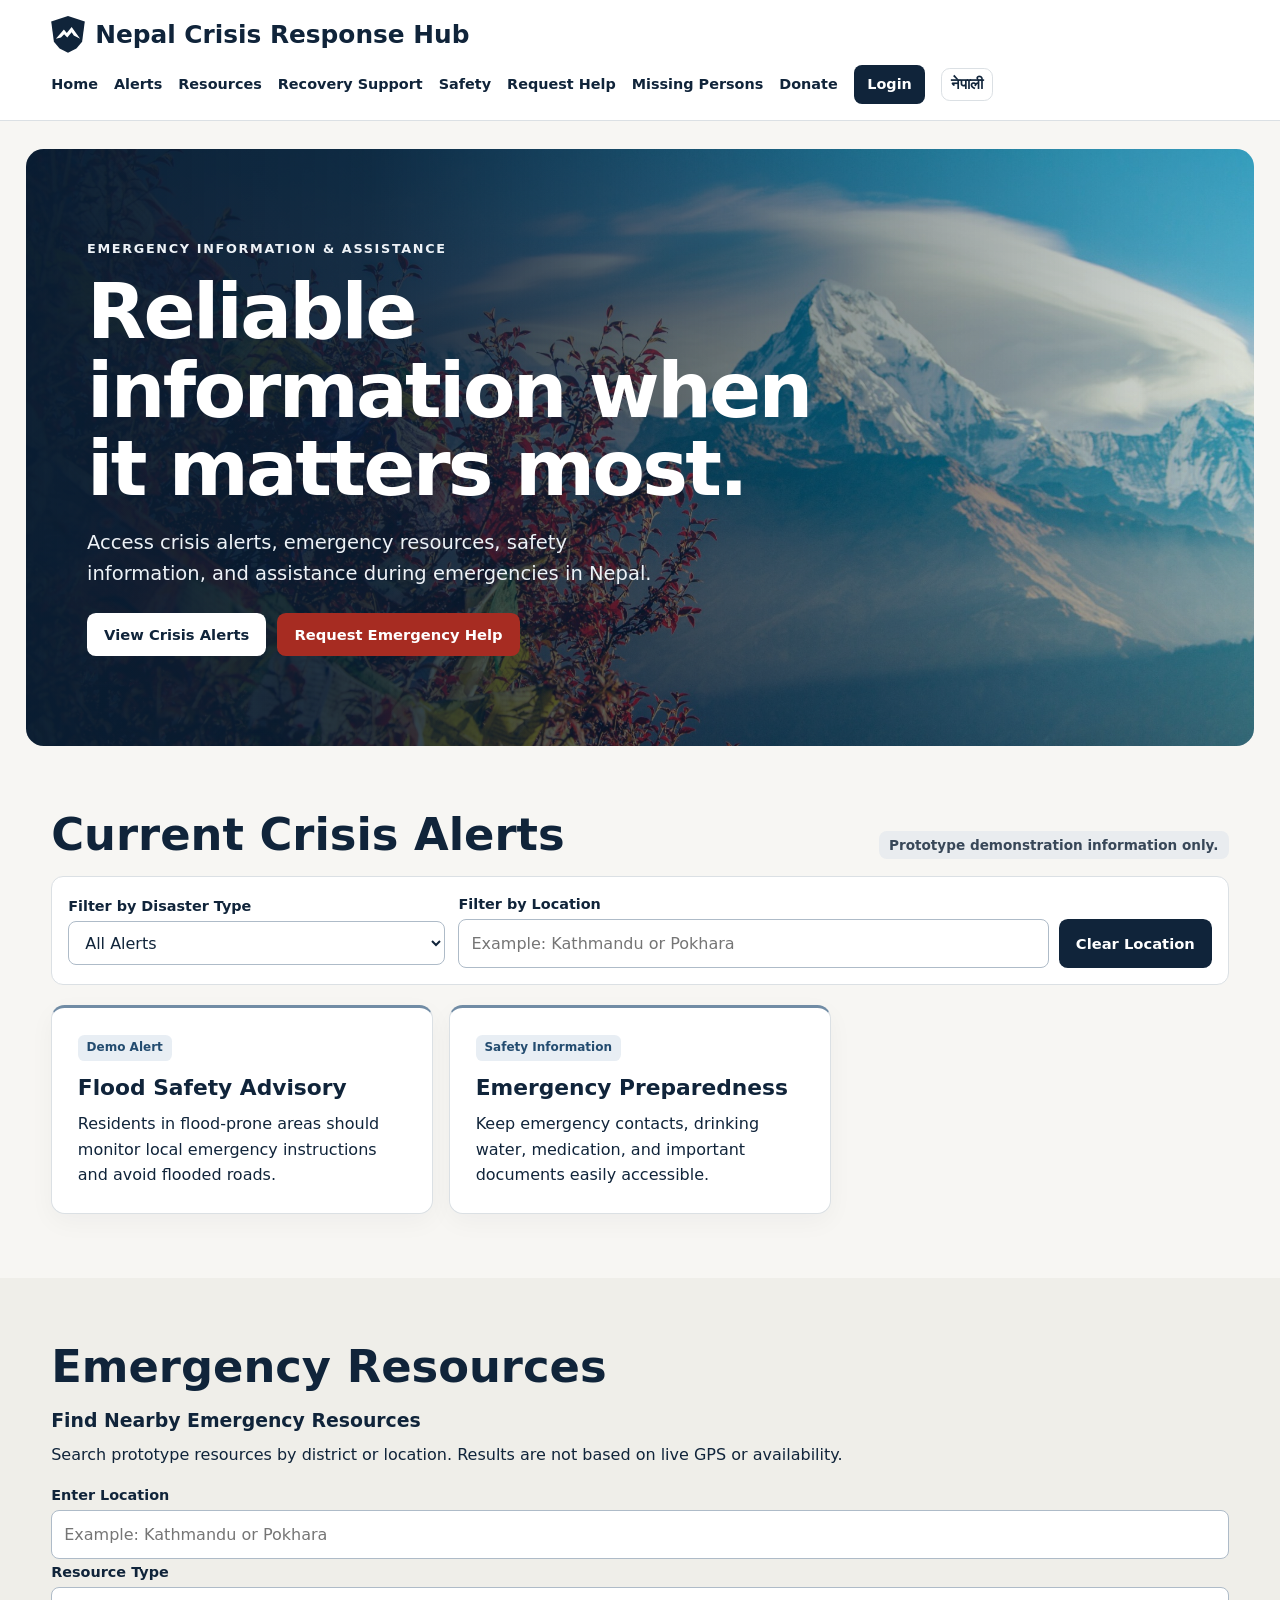
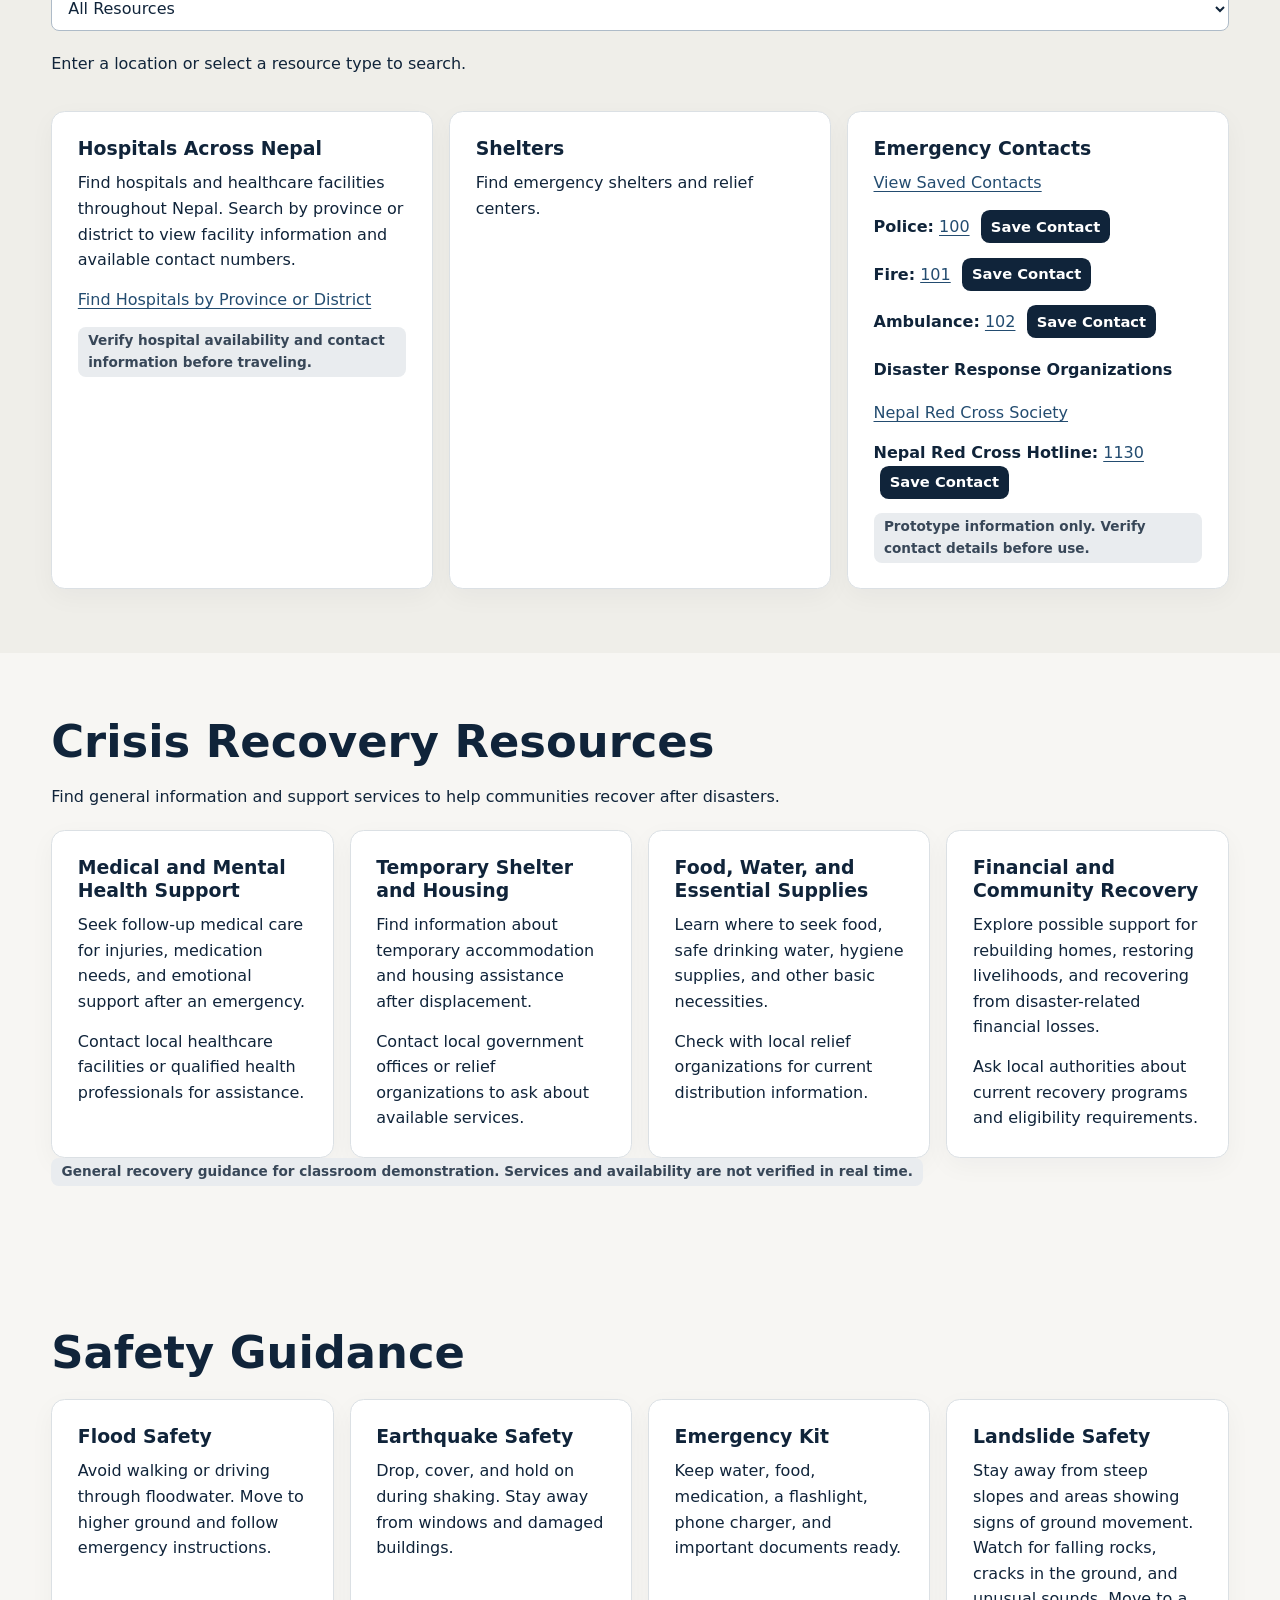
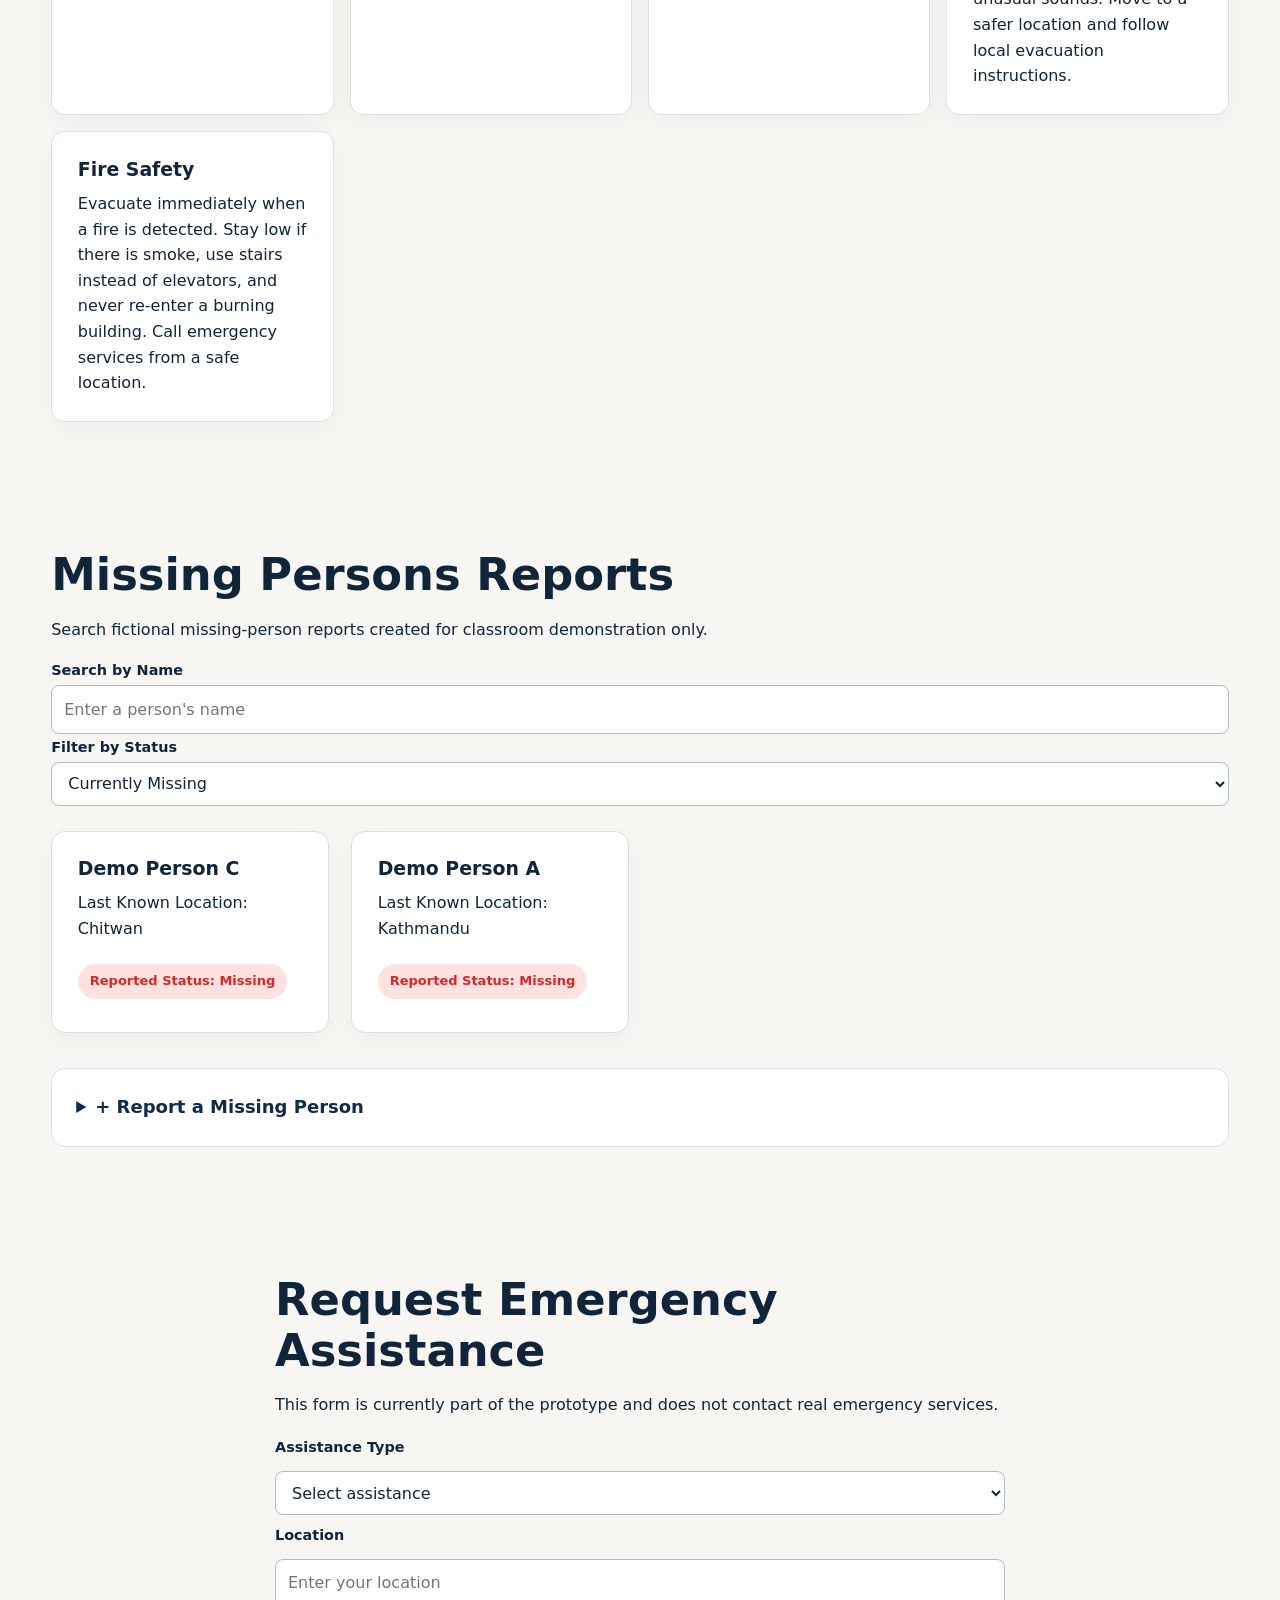
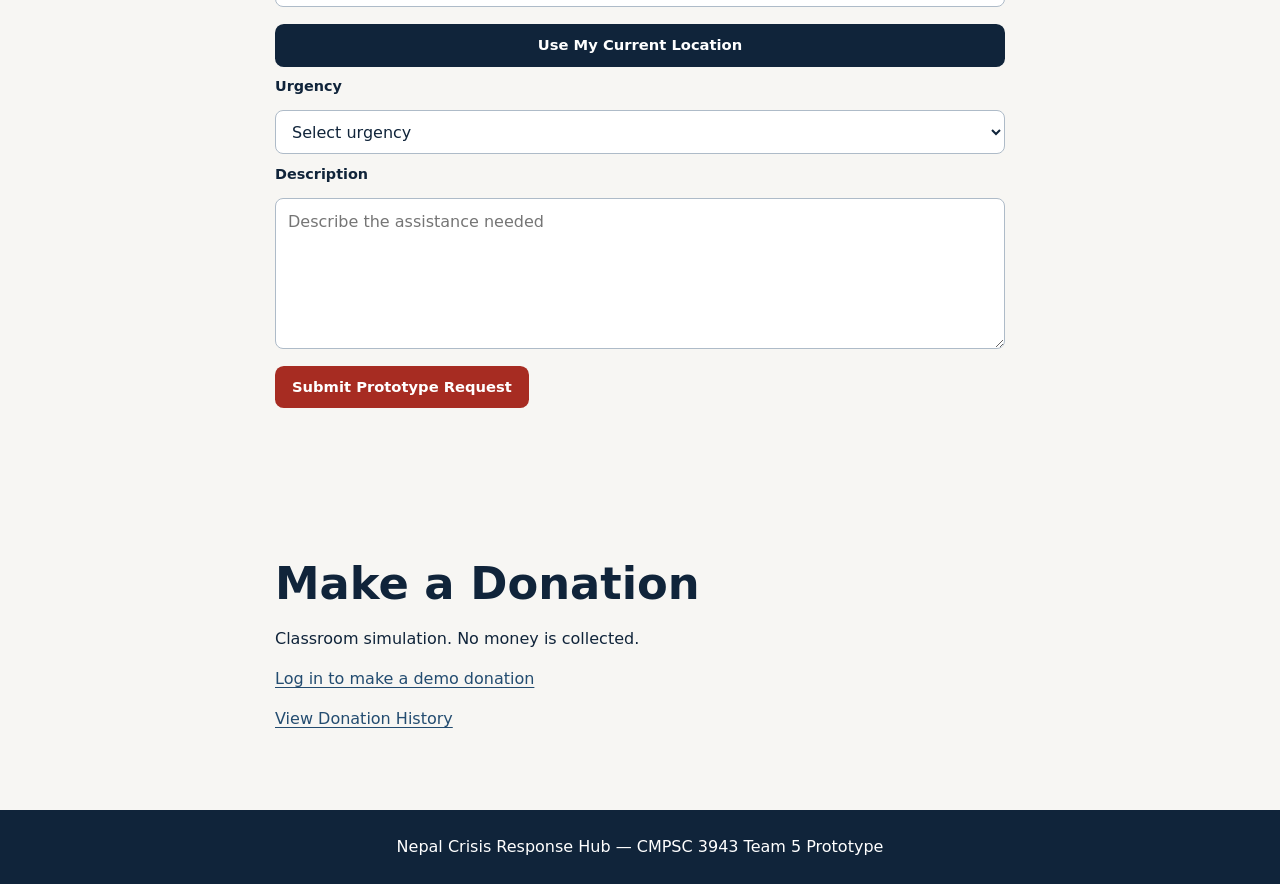
<file: frontend/index.html>
<!DOCTYPE html>
<html lang="en">
<head>
    <meta charset="UTF-8">
    <meta name="viewport" content="width=device-width, initial-scale=1.0">
    <title>Nepal Crisis Response Hub</title>
    <link rel="stylesheet" href="css/style.css">
</head>

<body>

<header>
    <div class="container nav">
        <h1 class="site-brand"><span class="site-crest" aria-hidden="true"></span><span>Nepal Crisis Response Hub</span></h1>

       <nav>
    <a href="index.html">Home</a>
    <a href="#alerts">Alerts</a>
    <a href="#resources">Resources</a>    
    <a href="#recovery">Recovery Support</a>
    <a href="#safety">Safety</a>
    <a href="#help">Request Help</a>
    <a href="#missingPersons">Missing Persons</a>
    <a href="#donate">Donate</a>
<a href="login.html" id="authNavLink">Login</a>
    <button type="button" id="languageToggle" class="language-toggle"></button>
        </nav>
    </div>
</header>

<main>

    <section class="hero">
        <div class="container">
            <p class="label">Emergency Information & Assistance</p>

            <h2>Reliable information when it matters most.</h2>

            <p>
                Access crisis alerts, emergency resources, safety information,
                and assistance during emergencies in Nepal.
            </p>

            <div class="hero-buttons">
                <a class="button primary" href="#alerts">View Crisis Alerts</a>
                <a class="button secondary" href="#help">Request Emergency Help</a>
            </div>
        </div>
    </section>


    <section id="alerts" class="section">
    <div class="container">

        
<div id="emergencyNotifications" class="card" hidden>
    <h3>Emergency Notifications</h3>
    <p>New simulated crisis alerts are available.</p>

    <div id="notificationList"></div>
</div>


        <div class="section-heading">
            <h2>Current Crisis Alerts</h2>
            <p class="prototype-warning">Prototype demonstration information only.</p>
        </div>

        
        <div class="alert-filters">
        <div class="alert-filter">
            <label for="alertTypeFilter">
                Filter by Disaster Type
            </label>

            <select id="alertTypeFilter">
                <option value="all">All Alerts</option>
                <option value="Flood">Flood</option>
                <option value="Earthquake">Earthquake</option>
                <option value="Landslide">Landslide</option>
                <option value="Severe Weather">Severe Weather</option>
                <option value="Public Safety">Public Safety</option>
                <option value="Fire">Fire</option>
                <option value="Other">Other</option>
            </select>
        </div>

        
        <div class="alert-location-filter">
            <label for="alertLocationFilter">
                Filter by Location
            </label>

            <input
                type="search"
                id="alertLocationFilter"
                placeholder="Example: Kathmandu or Pokhara"
            >

            <button type="button" id="clearAlertLocation">
                Clear Location
            </button>
        </div>



        </div>

        <div class="cards" id="alertsContainer">

            <article class="card">
                <span class="badge">Demo Alert</span>

                <h3>Flood Safety Advisory</h3>

                <p>
                    Residents in flood-prone areas should monitor local
                    emergency instructions and avoid flooded roads.
                </p>
            </article>

            <article class="card">
                <span class="badge">Safety Information</span>

                <h3>Emergency Preparedness</h3>

                <p>
                    Keep emergency contacts, drinking water, medication,
                    and important documents easily accessible.
                </p>
            </article>

        </div>

        <p id="noMatchingAlerts" hidden>
    No crisis alerts match your selected filters.
</p>

    </div>
</section>


    <section id="resources" class="section alternate">
        <div class="container">

            <h2>Emergency Resources</h2>

           
<div class="resource-search">
    <h3>Find Nearby Emergency Resources</h3>

    <p>
        Search prototype resources by district or location.
        Results are not based on live GPS or availability.
    </p>

    <label for="resourceSearch">Enter Location</label>
    <input
        type="search"
        id="resourceSearch"
        placeholder="Example: Kathmandu or Pokhara"
    >

    <label for="resourceType">Resource Type</label>
    <select id="resourceType">
        <option value="all">All Resources</option>
        <option value="hospital">Hospitals</option>
        <option value="shelter">Shelters</option>
        <option value="relief">Relief Centers</option>
    </select>

    <div id="resourceResults" class="cards">
        <p>Enter a location or select a resource type to search.</p>
    </div>
</div>
 

            <div class="cards">

               

<article class="card">
    <h3>Hospitals Across Nepal</h3>

    <p>
        Find hospitals and healthcare facilities
        throughout Nepal. Search by province or
        district to view facility information
        and available contact numbers.
    </p>

    <p>
        <a href="https://freehealth.mohp.gov.np/"
           target="_blank"
           rel="noopener noreferrer">
            Find Hospitals by Province or District
        </a>
    </p>

    <p class="prototype-warning">
        Verify hospital availability and contact
        information before traveling.
    </p>
</article>



                <article class="card">
                    <h3>Shelters</h3>
                    <p>Find emergency shelters and relief centers.</p>
                </article>

    
<article class="card">
    <h3>Emergency Contacts</h3>
    <p><a href="dashboard.html#savedContacts">View Saved Contacts</a></p>
    <p id="contactMessage" role="status"></p>

    <p><strong>Police:</strong>
        <a href="tel:100">100</a>
        <button type="button" class="contact-save" data-number="100" data-contact="Police">Save Contact</button>
    </p>

    <p><strong>Fire:</strong>
        <a href="tel:101">101</a>
        <button type="button" class="contact-save" data-number="101" data-contact="Fire">Save Contact</button>
    </p>

    <p><strong>Ambulance:</strong>
        <a href="tel:102">102</a>
        <button type="button" class="contact-save" data-number="102" data-contact="Ambulance">Save Contact</button>
    </p>

  
    <h4>Disaster Response Organizations</h4>
    <p>
        <a href="https://nrcs.org//"
           target="_blank" rel="noopener noreferrer">
            Nepal Red Cross Society
        </a>
    </p>

<p>
    <strong>Nepal Red Cross Hotline:</strong>
    <a href="tel:1130">1130</a>
        <button type="button" class="contact-save" data-number="1130" data-contact="Nepal Red Cross Hotline">Save Contact</button>
</p>

    <p class="prototype-warning">
        Prototype information only.
        Verify contact details before use.
    </p>
</article>


            </div>

        </div>
    </section>

    
<section id="recovery" class="section">
    <div class="container">
        <h2>Crisis Recovery Resources</h2>

        <p>
            Find general information and support services
            to help communities recover after disasters.
        </p>

        <div class="cards">
            <article class="card">
                <h3>Medical and Mental Health Support</h3>
                <p>
                    Seek follow-up medical care for injuries,
                    medication needs, and emotional support
                    after an emergency.
                </p>
                <p>
                    Contact local healthcare facilities or
                    qualified health professionals for assistance.
                </p>
            </article>

            <article class="card">
                <h3>Temporary Shelter and Housing</h3>
                <p>
                    Find information about temporary accommodation
                    and housing assistance after displacement.
                </p>
                <p>
                    Contact local government offices or relief
                    organizations to ask about available services.
                </p>
            </article>

            <article class="card">
                <h3>Food, Water, and Essential Supplies</h3>
                <p>
                    Learn where to seek food, safe drinking water,
                    hygiene supplies, and other basic necessities.
                </p>
                <p>
                    Check with local relief organizations for
                    current distribution information.
                </p>
            </article>

            <article class="card">
                <h3>Financial and Community Recovery</h3>
                <p>
                    Explore possible support for rebuilding homes,
                    restoring livelihoods, and recovering from
                    disaster-related financial losses.
                </p>
                <p>
                    Ask local authorities about current recovery
                    programs and eligibility requirements.
                </p>
            </article>
        </div>

        <p class="prototype-warning">
            General recovery guidance for classroom demonstration.
            Services and availability are not verified in real time.
        </p>
    </div>
</section>


    <section id="safety" class="section">
    <div class="container">

        <h2>Safety Guidance</h2>

        <div class="cards">

            <article class="card">
                <h3>Flood Safety</h3>
                <p>
                    Avoid walking or driving through floodwater.
                    Move to higher ground and follow emergency instructions.
                </p>
            </article>

            <article class="card">
                <h3>Earthquake Safety</h3>
                <p>
                    Drop, cover, and hold on during shaking.
                    Stay away from windows and damaged buildings.
                </p>
            </article>

            <article class="card">
                <h3>Emergency Kit</h3>
                <p>
                    Keep water, food, medication, a flashlight,
                    phone charger, and important documents ready.
                </p>
            </article>

<article class="card">
    <h3>Landslide Safety</h3>
    <p>
        Stay away from steep slopes and areas showing
        signs of ground movement. Watch for falling rocks,
        cracks in the ground, and unusual sounds.
        Move to a safer location and follow
        local evacuation instructions.
    </p>
</article>

<article class="card">
    <h3>Fire Safety</h3>
    <p>
        Evacuate immediately when a fire is detected.
        Stay low if there is smoke, use stairs
        instead of elevators, and never re-enter
        a burning building. Call emergency services
        from a safe location.
    </p>
</article>

        </div>

    </div>
</section>


<section id="missingPersons" class="section">
    <div class="container">

        
<h2>Missing Persons Reports</h2>
        <p>
            Search fictional missing-person reports created
            for classroom demonstration only.
        </p>

        <label for="missingPersonSearch">
            Search by Name
        </label>

        <input
            type="search"
            id="missingPersonSearch"
            placeholder="Enter a person's name"
        >


<label for="missingStatusFilter">Filter by Status</label>

<select id="missingStatusFilter">
    <option value="missing">Currently Missing</option>
    <option value="safe">Located Safe</option>
    <option value="all">All Reports</option>
</select>


        <div id="missingPersonResults" class="cards">
            <p>Enter a name to search demonstration reports.</p>
        </div>

<details class="missing-report-form">
    <summary>+ Report a Missing Person</summary>

    <h2>Report a Missing Person</h2>

<p>
    Submit a fictional missing-person report for
    classroom demonstration only.
</p>

<form id="missingPersonForm">

<label for="missingPersonPhoto">Upload Photo</label>
<input
    type="file"
    id="missingPersonPhoto"
    accept="image/jpeg,image/png,image/webp"
>

<img
    id="missingPersonPhotoPreview"
    alt="Missing person photo preview"
    hidden
    style="width:160px;height:180px;object-fit:cover;
    border-radius:10px;margin:15px 0;"
>

<label for="missingPersonAge">Age</label>
<input
    type="number"
    id="missingPersonAge"
    min="0"
    max="120"
    placeholder="Enter age"
>

<label for="missingPersonGender">Gender</label>
<select id="missingPersonGender">
    <option value="">Select gender</option>
    <option>Male</option>
    <option>Female</option>
    <option>Other</option>
    <option>Unknown</option>
</select>

<label for="missingPersonHeight">Height</label>
<input
    type="text"
    id="missingPersonHeight"
    placeholder="Example: 5 feet 7 inches"
>

<label for="missingPersonClothing">Last Seen Wearing</label>
<input
    type="text"
    id="missingPersonClothing"
    placeholder="Example: Blue jacket and black pants"
>

<label for="missingPersonLastSeen">Last Seen Date and Time</label>
<input
    type="datetime-local"
    id="missingPersonLastSeen"
>

    <label for="missingPersonName">Person's Name</label>
    <input
        type="text"
        id="missingPersonName"
        placeholder="Example: Demo Person D"
        required
    >

    <label for="missingPersonLocation">Last Known Location</label>
    <input
        type="text"
        id="missingPersonLocation"
        placeholder="Example: Kathmandu"
        required
    >

    <label for="missingPersonDescription">Description</label>
    <textarea
        id="missingPersonDescription"
        placeholder="Enter fictional identifying details"
        required
    ></textarea>

    <button type="submit">
        Submit Missing-Person Report
    </button>

    <p id="missingPersonMessage" role="status"></p>
</form>
</details>



    </div>
</section>


    <section id="help" class="section">
        <div class="container form-container">

            <h2>Request Emergency Assistance</h2>

            <p>
                This form is currently part of the prototype and does not
                contact real emergency services.
            </p>

            <form id="helpForm">

                <label for="assistance">
                    Assistance Type
                </label>

                <select id="assistance" required>
                    <option value="">Select assistance</option>
                    <option>Medical Assistance</option>
                    <option>Rescue</option>
                    <option>Food</option>
                    <option>Shelter</option>
                    <option>Other</option>
                </select>


                <label for="location">
                    Location
                </label>

                <input
                    id="location"
                    type="text"
                    placeholder="Enter your location"
                    required
                >

                
    <button type="button" id="useCurrentLocation">
    Use My Current Location
    </button>

    <p id="locationMessage" role="status"></p>


                <label for="urgency">
                    Urgency
                </label>

                <select id="urgency" required>
                    <option value="">Select urgency</option>
                    <option>Low</option>
                    <option>Medium</option>
                    <option>High</option>
                    <option>Critical</option>
                </select>


                <label for="description">
                    Description
                </label>

                <textarea
                    id="description"
                    rows="5"
                    placeholder="Describe the assistance needed"
                    required
                ></textarea>


                <button type="submit">
                    Submit Prototype Request
                </button>

                <p id="formMessage"></p>

            </form>

        </div>
    </section>

    <section id="donate" class="section">
        <div class="container form-container">
            <h2>Make a Donation</h2>
            <p>Classroom simulation. No money is collected.</p>
            <p id="donationLogin" hidden><a href="login.html">Log in to make a demo donation</a></p>

            <form id="donationForm" hidden>
                <label for="donationAmount">Amount in Nepali rupees (NPR)</label>
                <input id="donationAmount" type="number" min="1" max="1000000" step="1" required>
                <button type="submit">Confirm Demo Donation</button>
            </form>
            <p id="donationMessage" role="status"></p>
            <p><a href="dashboard.html#donationHistory">View Donation History</a></p>
        </div>
    </section>
</main>


<footer>
    <div class="container">
        <p>
            Nepal Crisis Response Hub — CMPSC 3943 Team 5 Prototype
        </p>
    </div>
</footer>


<script src="js/language.js"></script>
<script src="js/accounts.js"></script>
<script src="js/app.js"></script>

<script src="js/community.js"></script>

</body>
</html>
</file>
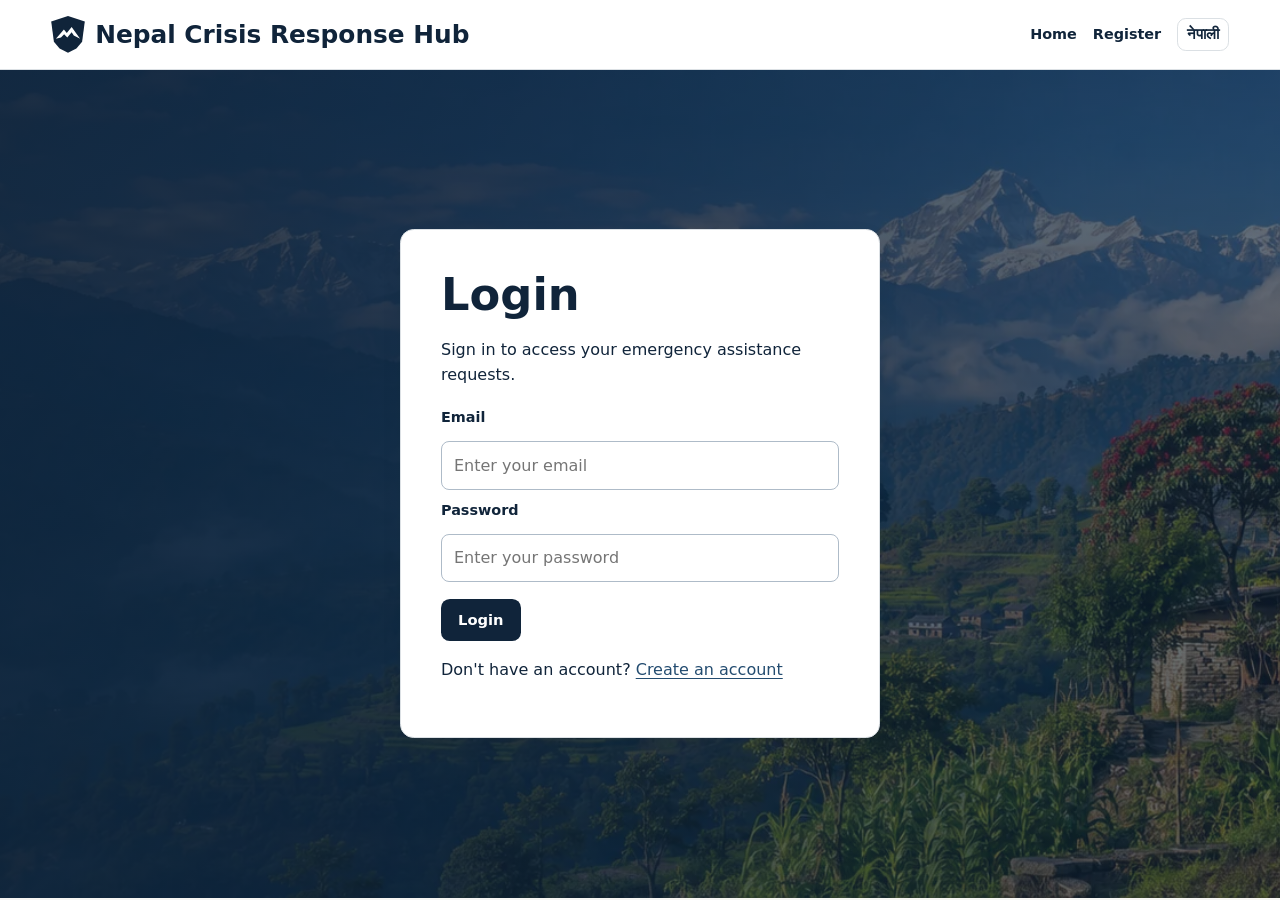
<file: frontend/account.html>
<!DOCTYPE html>
<html lang="en">
<head>
    <meta charset="UTF-8">
    <meta name="viewport" content="width=device-width, initial-scale=1.0">
    <title>Account Settings | Nepal Crisis Response Hub</title>
    <link rel="stylesheet" href="css/style.css">
</head>
<body class="workspace-page">
<header>
    <div class="container nav">
        <h1 class="site-brand"><span class="site-crest" aria-hidden="true"></span><span>Nepal Crisis Response Hub</span></h1>
        <nav>
            <a href="index.html">Home</a>
            <a href="dashboard.html">Dashboard</a>
            <button type="button" id="languageToggle" class="language-toggle"></button>
        </nav>
    </div>
</header>

<main class="section">
    <div class="container form-container account-settings" id="accountSettings" hidden>
        <h2>Account Settings</h2>

        <section class="card">
            <h3>Profile and Contact Info</h3>
            <form id="profileForm">
                <label for="accountName">Full Name</label>
                <input id="accountName" autocomplete="name" maxlength="100" required>
                <label for="accountEmail">Email</label>
                <input type="email" id="accountEmail" autocomplete="email" maxlength="254" required>
                <label for="accountPhone">Phone Number (optional)</label>
                <input type="tel" id="accountPhone" autocomplete="tel" maxlength="40">
                <button type="submit">Save Profile</button>
                <p id="profileMessage" role="status"></p>
            </form>
        </section>

        <section class="card">
            <h3>Change Password</h3>
            <form id="passwordForm">
                <label for="currentPassword">Current Password</label>
                <input type="password" id="currentPassword" autocomplete="current-password" required>
                <label for="newPassword">New Password</label>
                <input type="password" id="newPassword" autocomplete="new-password" minlength="8" required>
                <label for="confirmNewPassword">Confirm New Password</label>
                <input type="password" id="confirmNewPassword" autocomplete="new-password" minlength="8" required>
                <button type="submit">Change Password</button>
                <p id="passwordMessage" role="status"></p>
            </form>
        </section>

        <section class="card account-delete">
            <h3>Delete Account</h3>
            <p>Deleting your account permanently removes your profile, help requests, incident reports, saved contacts, and demo donation history from this browser.</p>
            <form id="deleteAccountForm">
                <label for="deletePassword">Current Password</label>
                <input type="password" id="deletePassword" autocomplete="current-password" required>
                <button type="submit">Delete Account</button>
                <p id="deleteMessage" role="status"></p>
            </form>
        </section>
    </div>
</main>

<script src="js/language.js"></script>
<script src="js/accounts.js"></script>
<script src="js/account-settings.js"></script>
</body>
</html>
</file>
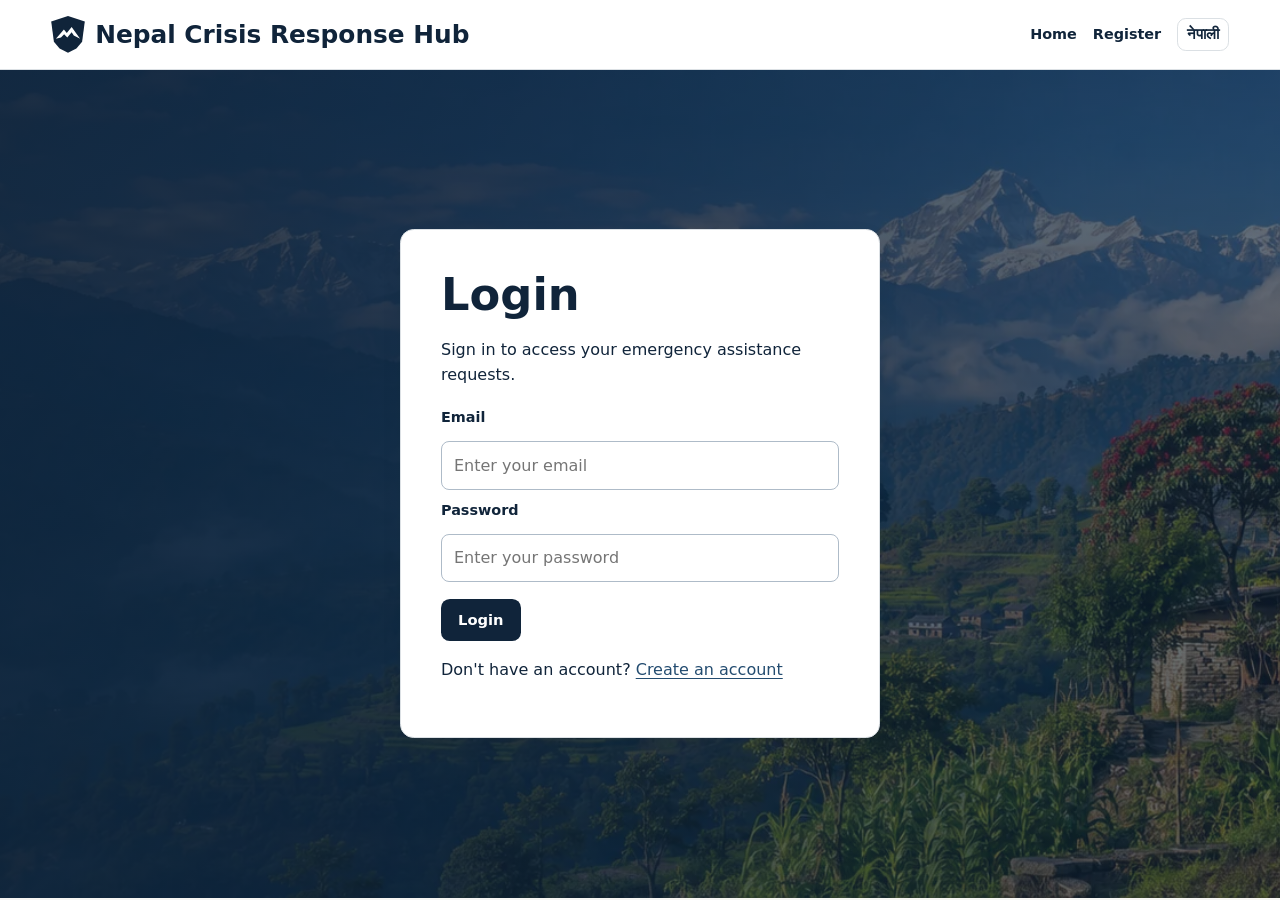
<file: frontend/admin.html>
<!DOCTYPE html>
<html lang="en">
<head>
    <meta charset="UTF-8">
    <meta name="viewport" content="width=device-width, initial-scale=1.0">
    <title>Admin | Nepal Crisis Response Hub</title>
    <link rel="stylesheet" href="css/style.css">
</head>

<body class="workspace-page">

<header>
    <div class="container nav">
        <h1 class="site-brand"><span class="site-crest" aria-hidden="true"></span><span>Nepal Crisis Response Hub</span></h1>

        <nav>
            <a href="index.html">Home</a>
            <a href="dashboard.html">Dashboard</a>
            <a href="#publish">Publish Alert</a>
            <button type="button" id="languageToggle" class="language-toggle"></button>
            <script src="js/message-notifications.js"></script>
            <a href="messages.html">Messages</a>
            <a href="#missingManagement">Missing Persons</a>
            <a href="#responderVerification">Responder Applications</a>
            <a href="#crisisOverview">Crisis Overview</a>
            <a href="notifications.html">Notifications</a>
            <a href="#userManagement">User Management</a>
        </nav>
    </div>
</header>

<main>


<section id="crisisOverview" class="section">
    <div class="container">

        <h2>Crisis Management Dashboard</h2>

        <p>
            Monitor emergency activities and coordinate
            crisis response operations.
        </p>

        <p class="prototype-warning">
            Classroom simulation - browser-based data.
        </p>

        <div id="crisisOverviewStats"></div>

        <div class="card" style="margin-top:25px;">

            <h3>Recent Emergency Activity</h3>

            <div id="recentCrisisActivity"></div>

        </div>

    </div>
</section>


    <section id="publish" class="section">
        <div class="container form-container">

            <h2>Publish Verified Crisis Alert</h2>

            <p>
                Prototype administration page for publishing verified
                emergency information.
            </p>

            <form id="alertForm">

                <label for="alertTitle">
                    Alert Title
                </label>

                <input
                    id="alertTitle"
                    type="text"
                    placeholder="Example: Flood Warning"
                    required
                >


                <label for="alertType">
                    Alert Type
                </label>

                <select id="alertType" required>
                    <option value="">Select alert type</option>
                    <option>Flood</option>
                    <option>Earthquake</option>
                    <option>Landslide</option>
                    <option>Severe Weather</option>
                    <option>Public Safety</option>
                    <option>Other</option>
                </select>
                
                <label for="alertSeverity">
                    Severity Level
                </label>

                <select id="alertSeverity" required>
                    <option value="">Select severity</option>
                    <option value="Low">Low</option>
                    <option value="Moderate">Moderate</option>
                    <option value="High">High</option>
                    <option value="Critical">Critical</option>
                </select>


                <label for="alertLocation">
                    Location
                </label>

                <input
                    id="alertLocation"
                    type="text"
                    placeholder="Example: Kathmandu"
                    required
                >


                <label for="alertDescription">
                    Alert Description
                </label>

                <textarea
                    id="alertDescription"
                    rows="5"
                    placeholder="Enter verified emergency information"
                    required
                ></textarea>

                
                    <label for="alertSafety">
                 Safety Instructions
                    </label>

                    <textarea
                     id="alertSafety"
                     rows="4"
                     placeholder="Enter recommended safety actions"
                      required
                ></textarea>



                <button type="submit">
                    Publish Prototype Alert
                </button>

                <p id="alertMessage"></p>

            </form>

        </div>
    </section>
<section class="section alternate">
    <div class="container">

        <h2>Published Alerts</h2>

        <p>
            Review or remove prototype crisis alerts that have been published.
        </p>

        <div class="cards" id="publishedAlertsContainer">
        </div>

    </div>
</section>
    
<section id="manageRequests" class="section">
    <div class="container">

        <h2>Manage Emergency Help Requests</h2>

        <p>
            Review submitted prototype assistance requests
            and update their progress.
        </p>

        <div id="adminRequestList" class="cards">
            <p>No emergency requests found.</p>
        </div>

    </div>
</section>


<section id="resourceAvailabilitySection">
    <h2>Manage Resource Availability</h2>
    <p>Update simulated resource availability for demonstration purposes.</p>

    <div id="adminResourceList" class="cards"></div>
</section>


<section id="missingManagement" class="section">
    <div class="container">

        <h2>Missing Persons Management</h2>

        <p>
            Manage missing person reports and review
            safety confirmation requests.
        </p>

        <div id="missingAdminStats" class="cards"></div>

        <label for="missingAdminFilter">
            Filter Missing Persons Reports
        </label>

        <select id="missingAdminFilter">
            <option value="all">All Reports</option>
            <option value="missing">Currently Missing</option>
            <option value="pending">Pending Verification</option>
            <option value="safe">Located Safe</option>
        </select>

        <div id="missingAdminList" class="cards"
             style="margin-top:20px;">
        </div>

        <p id="missingAdminMessage" role="status"></p>

    </div>
</section>


<section id="responderVerification" class="section">
    <div class="container">

        <h2>Responder Applications</h2>

        <p>
            Review responder credentials and approve
            or reject professional verification requests.
        </p>

        <div id="responderVerificationStats"
             class="cards"></div>

        <label for="responderVerificationFilter">
            Filter Applications
        </label>

        <select id="responderVerificationFilter">
            <option value="all">All Applications</option>
            <option value="Pending">Pending</option>
            <option value="Approved">Approved</option>
            <option value="Rejected">Rejected</option>
        </select>

        <div id="responderApplicationList"
             class="cards"
             style="margin-top: 20px;">
        </div>

        <p id="responderVerificationMessage"
           role="status"></p>

    </div>
</section>


<section id="userManagement" class="section">
    <div class="container">

        <h2>User Management</h2>

        <p>
            Monitor registered accounts and manage
            account access to the platform.
        </p>

        <div id="userManagementStats"
             class="cards"></div>

        <label for="adminUserSearch">
            Search Users
        </label>

        <input
            type="search"
            id="adminUserSearch"
            placeholder="Search by name or email..."
        >

        <label for="adminUserFilter">
            Filter Accounts
        </label>

        <select id="adminUserFilter">
            <option value="all">All Accounts</option>
            <option value="citizen">Citizens</option>
            <option value="responder">Verified Responders</option>
            <option value="pending">Pending Responders</option>
            <option value="suspended">Suspended Accounts</option>
        </select>

        <div id="adminUserList"
             class="cards"
             style="margin-top: 25px;">
        </div>

        <p id="adminUserMessage" role="status"></p>

    </div>
</section>

</main>

<footer>
    <div class="container">
        <p>
            Nepal Crisis Response Hub — CMPSC 3943 Team 5 Prototype
        </p>
    </div>
</footer>

<script src="js/language.js"></script>
<script src="js/accounts.js"></script>
<script src="js/request-card.js"></script>
<script src="js/admin.js"></script>
<script src="js/missing-admin.js"></script>
<script src="js/responder-verification.js"></script>
<script src="js/crisis-overview.js"></script>
<script src="js/notifications.js"></script>
<script src="js/user-management.js"></script>
</body>
</html>
</file>
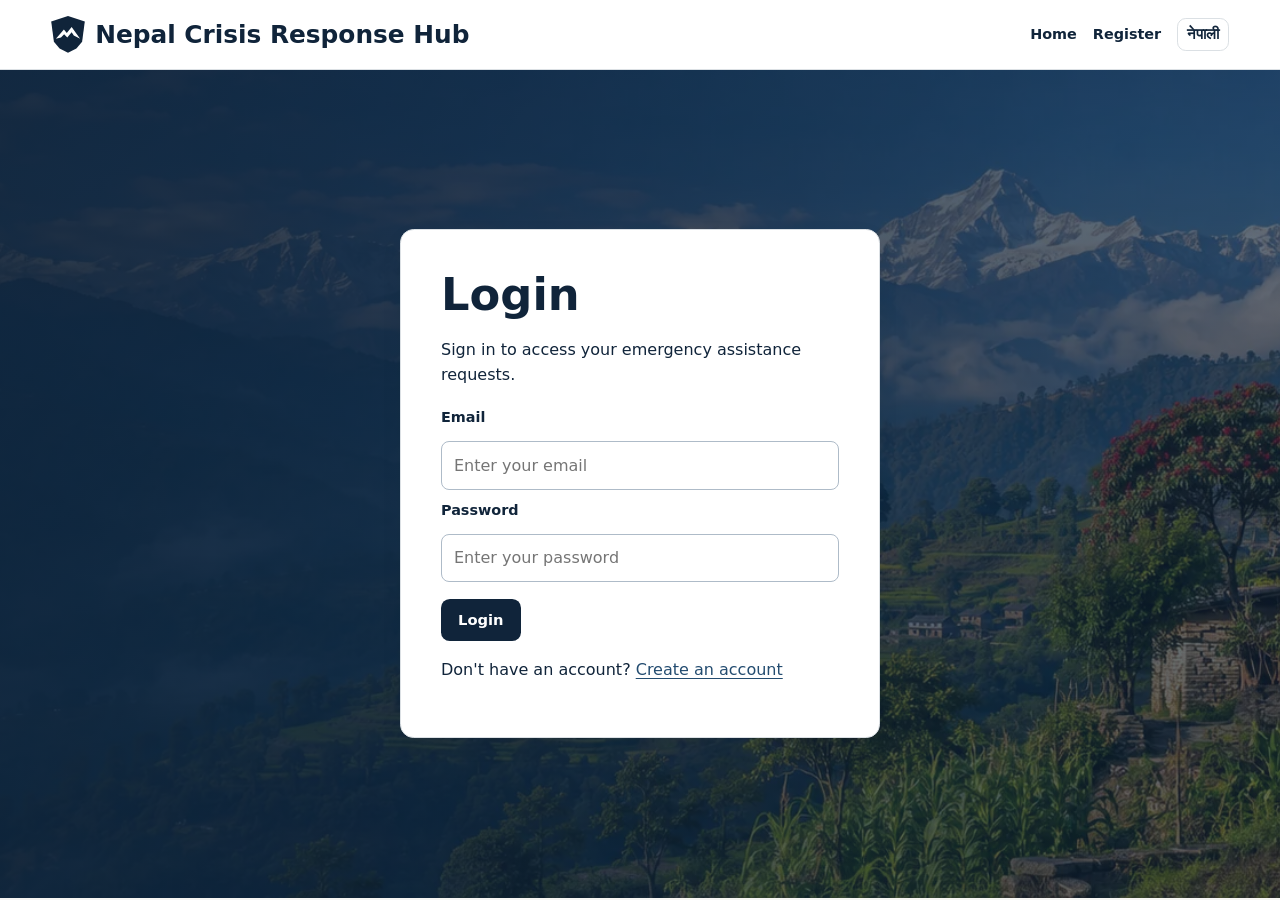
<file: frontend/dashboard.html>
<!DOCTYPE html>
<html lang="en">
<head>
    <meta charset="UTF-8">
    <meta name="viewport" content="width=device-width, initial-scale=1.0">
    <title>Dashboard | Nepal Crisis Response Hub</title>
    <link rel="stylesheet" href="css/style.css">
</head>

<body class="workspace-page">

<header>
    <div class="container nav">
        <h1 class="site-brand"><span class="site-crest" aria-hidden="true"></span><span>Nepal Crisis Response Hub</span></h1>

        <nav>
            <a href="index.html">Home</a>
            <a href="index.html#alerts">Alerts</a>
            <a href="index.html#resources">Resources</a>
            <a href="index.html#help">Request Help</a>
            <a href="index.html#missingPersons">Missing Persons</a>
            <a href="admin.html" class="admin-only">Admin</a>
              <script src="js/message-notifications.js"></script>          
            <a href="messages.html">Messages</a>
            <a href="account.html">Account Settings</a>
            <a href="login.html" id="logoutButton">Logout</a>
            <button type="button" id="languageToggle" class="language-toggle"></button>
            <a href="notifications.html">Notifications</a>
        </nav>
    </div>
</header>

<main class="section">
    <div class="container">

        <h2>Welcome, <span id="userName">User</span></h2>

        <p>
            Manage your emergency assistance activity from your dashboard.
        </p>

        <div class="cards">

    <article class="card">
        <h3>Request Emergency Help</h3>
        <p>
            Submit a new request for medical, rescue,
            food, or shelter assistance.
        </p>
        <a class="button primary" href="index.html#help">
            Request Help
        </a>
    </article>

    <article class="card">
        <h3>Track My Requests</h3>
        <p>
            View emergency requests saved from this browser.
        </p>
        <a class="button primary" href="#requests">
            View Requests
        </a>
    </article>

    <article class="card">
        <h3>Crisis Alerts</h3>
        <p>
            View current emergency information and safety notices.
        </p>
        <a class="button primary" href="index.html#alerts">
            View Alerts
        </a>
    </article>

        <article class="card" id="volunteerCard" hidden>
        <h3>Volunteer Registration</h3>
        <p>
            You are registered as a volunteer responder.
            Thank you for supporting your community.
        </p>
    </article>

    <article class="card admin-only">
        <h3>Manage Crisis Alerts</h3>
        <p>
            Publish, review, or remove verified prototype crisis alerts.
        </p>
        <a class="button primary" href="admin.html">
            Manage Alerts
        </a>
    </article>

</div>


<section id="responderRequestsSection" hidden>
    <h2>Available Help Requests</h2>
    <p>View emergency assistance requests from affected residents.</p>

    <div id="responderRequestList" class="cards"></div>
</section>


<section id="assignedRequestsSection" hidden>
    <h2>My Assigned Requests</h2>
    <p>View emergency requests assigned specifically to you.</p>

    <div id="assignedRequestList" class="cards"></div>
</section>



        <section id="requests" class="section">

            <h2>My Help Requests</h2>

            <div id="requestList">
                <p>No requests found.</p>
            </div>

            
<section id="requestHistorySection">
    <h2>My Request History</h2>

    <p>
        View your completed and canceled
        emergency help requests.
    </p>

    <div id="requestHistoryList" class="cards"></div>
</section>


        </section>


<section id="savedContacts" class="section">
    <h2>Saved Emergency Contacts</h2>
    <p><a href="index.html#resources">Browse Emergency Contacts</a></p>
    <ul id="savedContactList"></ul>
    <p id="contactMessage" role="status"></p>
</section>

<section id="donationHistory" class="section">
    <h2>Donation History</h2>
    <p><a href="index.html#donate">Make a Donation</a></p>
    <ul id="donationList"></ul>
</section>

<section id="incidentReportSection" class="section">
    <h2>Report an Emergency Incident</h2>
    <p>Submit a simulated emergency incident report.</p>

    <form id="incidentReportForm">
        <label for="incidentType">Incident Type</label>
        <select id="incidentType" required>
            <option value="">Select incident type</option>
            <option value="Earthquake">Earthquake</option>
            <option value="Flood">Flood</option>
            <option value="Landslide">Landslide</option>
            <option value="Fire">Fire</option>
            <option value="Other">Other</option>
        </select>

        <label for="incidentLocation">Location</label>
        <input
            type="text"
            id="incidentLocation"
            placeholder="Enter incident location"
            required
        >

        <label for="incidentDescription">Description</label>
        <textarea
            id="incidentDescription"
            placeholder="Describe the incident"
            required
        ></textarea>

        <button type="submit">Submit Incident Report</button>
    </form>

    <p id="incidentReportMessage" role="status"></p>
</section>


    </div>
</main>

<script src="js/language.js"></script>
<script src="js/accounts.js"></script>
<script src="js/request-card.js"></script>
<script src="js/request-timeline.js"></script>
<script src="js/responder-availability.js"></script>
<script src="js/dashboard.js"></script>

<script src="js/community.js"></script>
<script src="js/notifications.js"></script>

</body>
</html>
</file>
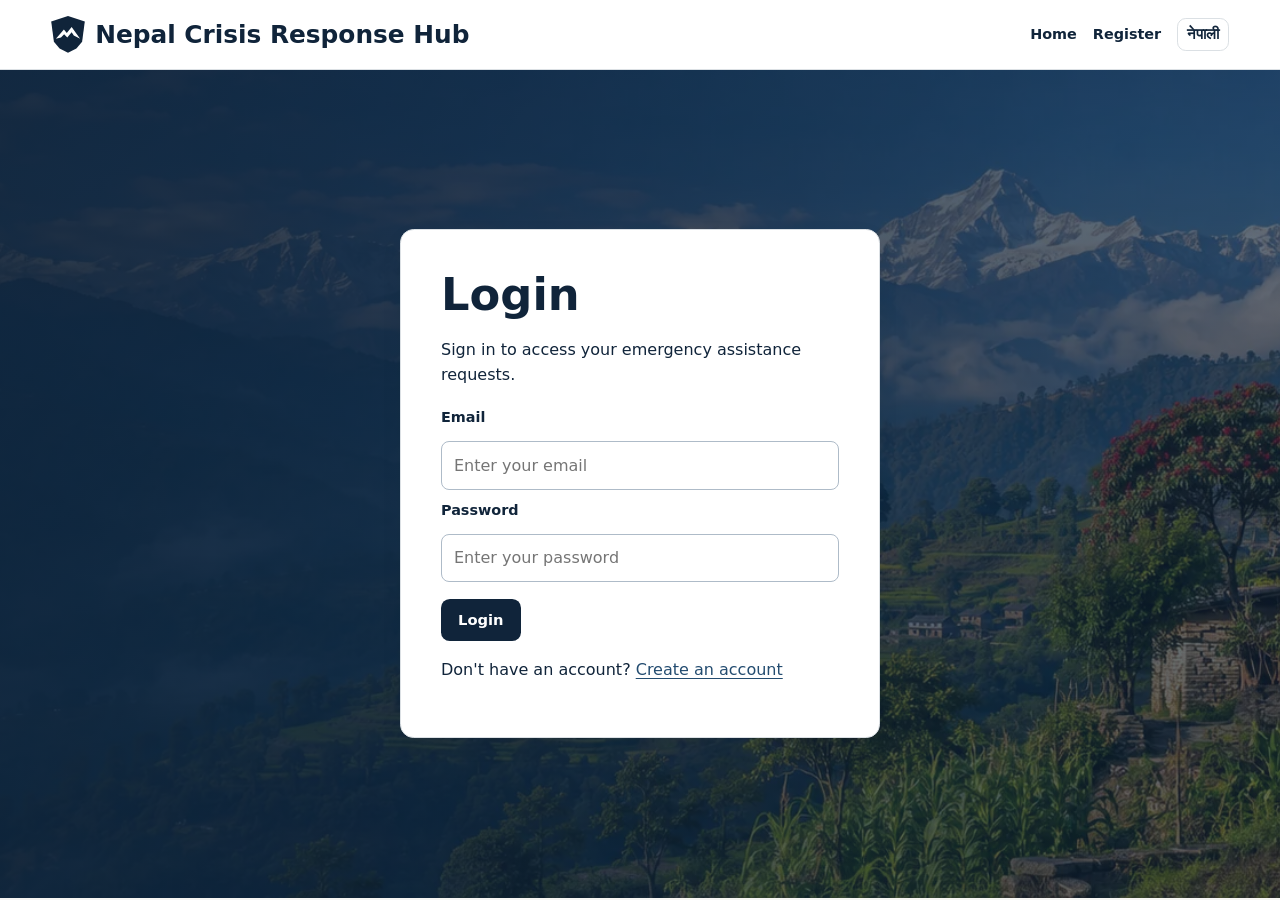
<file: frontend/login.html>
<!DOCTYPE html>
<html lang="en">
<head>
    <meta charset="UTF-8">
    <meta name="viewport" content="width=device-width, initial-scale=1.0">
    <title>Login | Nepal Crisis Response Hub</title>
    <link rel="stylesheet" href="css/style.css">
</head>

<body>

<header>
    <div class="container nav">
        <h1 class="site-brand"><span class="site-crest" aria-hidden="true"></span><span>Nepal Crisis Response Hub</span></h1>

        <nav>
            <a href="index.html">Home</a>
            <a href="register.html">Register</a>
            <button type="button" id="languageToggle" class="language-toggle"></button>
        </nav>
    </div>
</header>

<main class="auth-page">

    <div class="auth-card">

        <h2>Login</h2>

        <p>
            Sign in to access your emergency assistance requests.
        </p>

        <form id="loginForm">

            <label for="loginEmail">Email</label>

            <input
                id="loginEmail"
                type="email"
                placeholder="Enter your email"
                required
            >

            <label for="loginPassword">Password</label>

            <input
                id="loginPassword"
                type="password"
                placeholder="Enter your password"
                required
            >

            <button type="submit">
                Login
            </button>

            <p id="loginMessage"></p>

        </form>

        <p>
            Don't have an account?
            <a href="register.html">Create an account</a>
        </p>

    </div>

</main>

<script src="js/language.js"></script>
<script src="js/accounts.js"></script>
<script src="js/auth.js"></script>

</body>
</html>
</file>
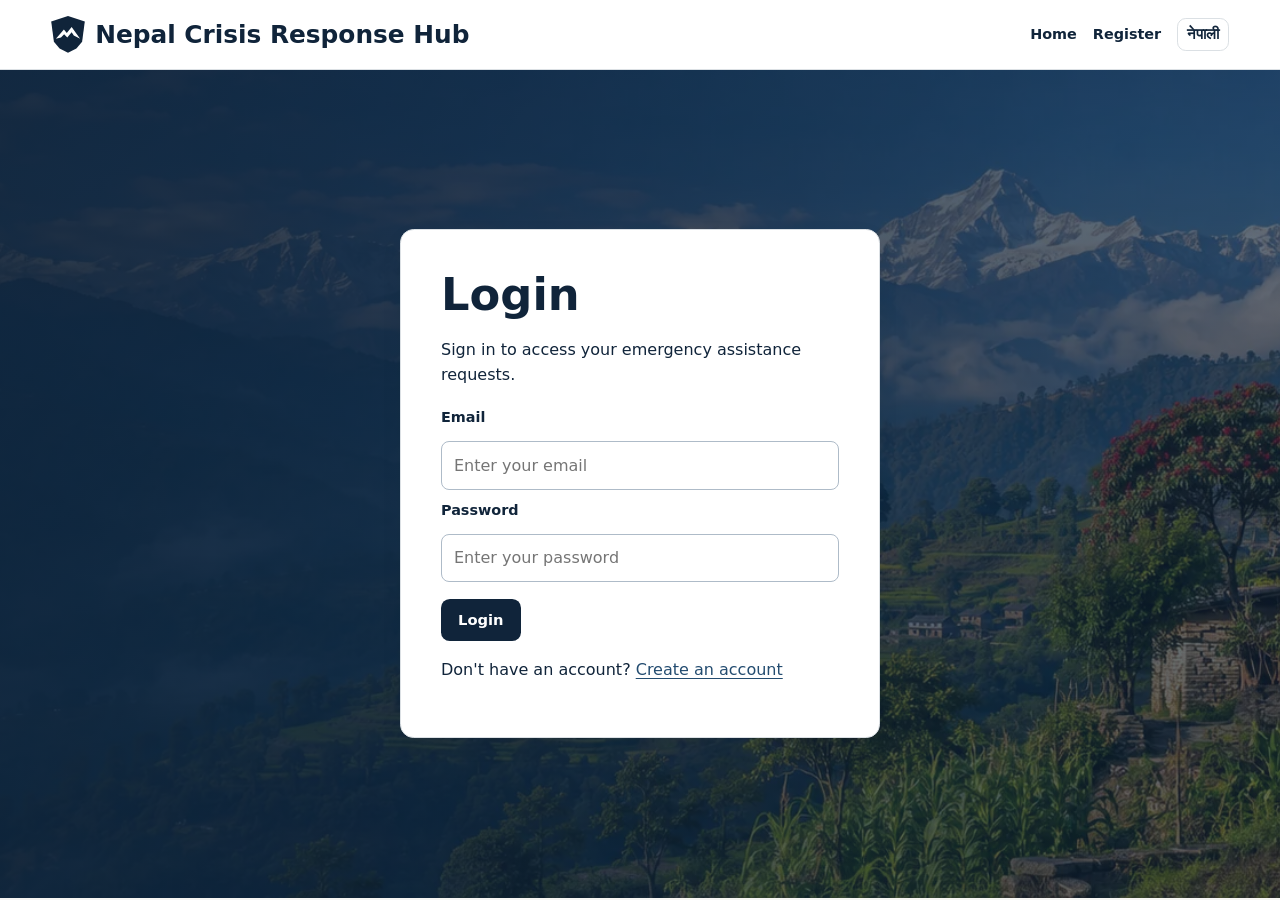
<file: frontend/messages.html>
<!DOCTYPE html>
<html lang="en">
<head>
    <meta charset="UTF-8">
    <meta name="viewport"
          content="width=device-width, initial-scale=1.0">

    <title>Messages | Nepal Crisis Response Hub</title>

    <link rel="stylesheet" href="css/style.css">

    <style>
        .messaging-layout {
            display: grid;
            grid-template-columns: 280px 1fr;
            gap: 20px;
            margin-top: 25px;
        }

        .conversation-list,
        .chat-panel {
            background: white;
            border: 1px solid #dbe2ea;
            border-radius: 12px;
            padding: 20px;
        }

        .chat-history {
            height: 380px;
            overflow-y: auto;
            background: #f8fafc;
            border-radius: 10px;
            padding: 15px;
            display: flex;
            flex-direction: column;
            gap: 12px;
        }

        .chat-bubble {
            max-width: 80%;
            padding: 12px 16px;
            border-radius: 12px;
            overflow-wrap: anywhere;
            white-space: pre-wrap;
        }

        .sent {
            align-self: flex-end;
            background: #1d4ed8;
            color: white;
        }

        .received {
            align-self: flex-start;
            background: #e2e8f0;
            color: #0f172a;
        }

        .chat-time {
            display: block;
            font-size: 11px;
            margin-top: 6px;
            opacity: 0.8;
        }

        .conversation-button {
            display: block;
            width: 100%;
            margin-bottom: 10px;
            padding: 12px;
            text-align: left;
            border-radius: 8px;
        }

        #messageForm {
            margin-top: 15px;
        }

        #messageText {
            width: 100%;
            min-height: 80px;
        }

        @media (max-width: 700px) {
            .messaging-layout {
                grid-template-columns: 1fr;
            }
        }
    </style>
</head>

<body class="workspace-page">

<header>
    <div class="container nav">
        <h1 class="site-brand">Nepal Crisis Response Hub</h1>

        <nav>
            <a href="index.html">Home</a>
            <a href="dashboard.html">Dashboard</a>
            <a href="messages.html">Messages</a>    
            <a href="login.html" id="messageLogout">Logout</a>
            <button type="button" id="languageToggle"
                    class="language-toggle"></button>
                    <a href="notifications.html">Notifications</a>
        </nav>
    </div>
</header>

<main class="section">
    <div class="container">

        <h2>Private Messages</h2>

        <p>Communicate directly with the administrator.</p>

        <p class="prototype-warning">
            Classroom simulation only. Messages are stored
            in this browser and do not contact real emergency services.
        </p>

        <div class="messaging-layout">

            <aside class="conversation-list">

                <h3>Conversations</h3>

                <div id="conversationList"></div>

            </aside>

            <section class="chat-panel">

                <h3 id="chatTitle">Select a conversation</h3>

                <div id="chatHistory"
                     class="chat-history"
                     role="log"
                     aria-live="polite">
                    <p>No conversation selected.</p>
                </div>

                <form id="messageForm" hidden>

                    <label for="messageText">
                        Write a message
                    </label>

                    <textarea
                        id="messageText"
                        placeholder="Type your message..."
                        maxlength="1000"
                        required
                    ></textarea>

                    <button type="submit">
                        Send Message
                    </button>

                </form>

                <p id="messageStatus" role="status"></p>

            </section>

        </div>

    </div>
</main>

<script src="js/language.js"></script>
<script src="js/accounts.js"></script>
<script src="js/messages.js"></script>
<script src="js/message-notifications.js"></script>
</body>
</html>
</file>
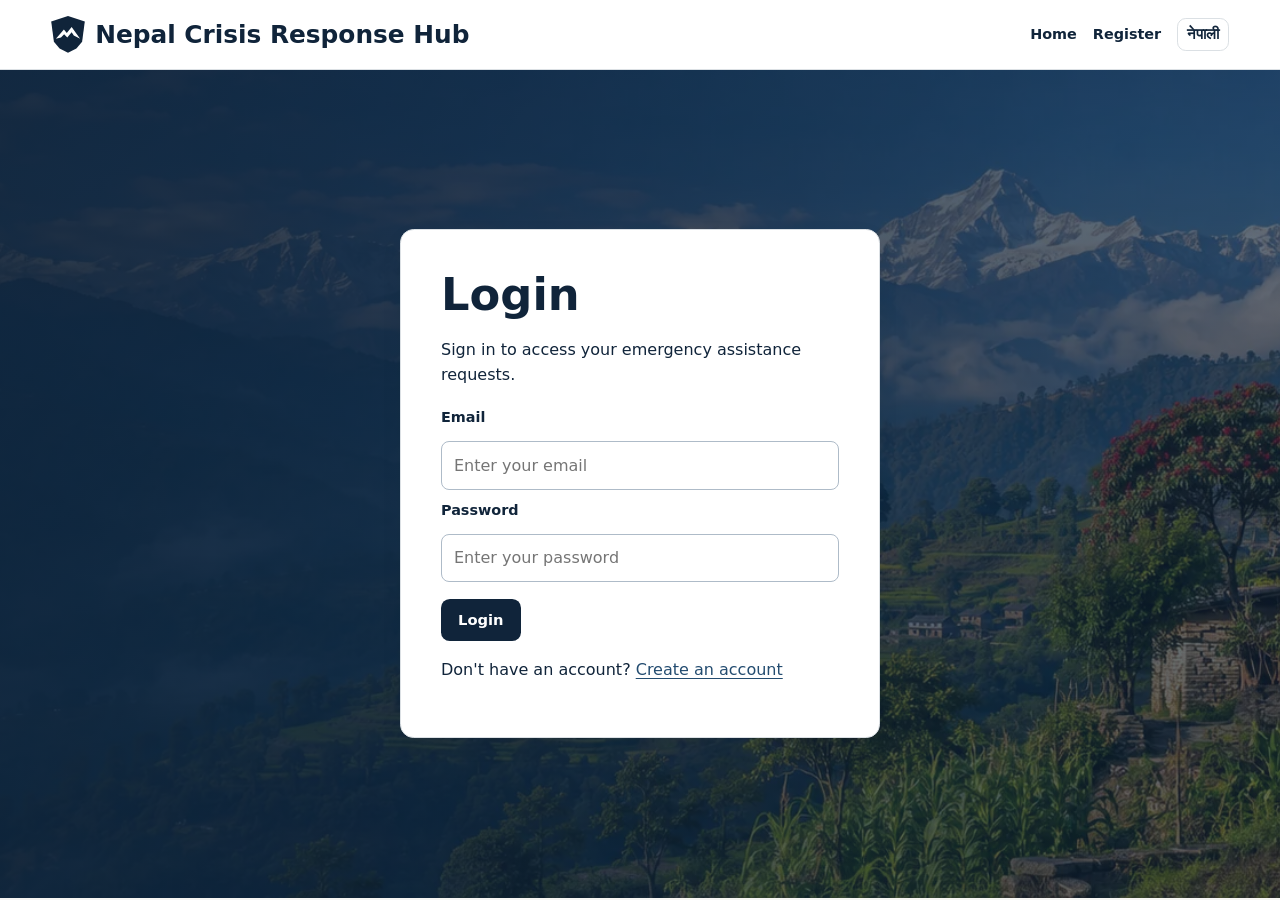
<file: frontend/notifications.html>
<!DOCTYPE html>
<html lang="en">
<head>
    <meta charset="UTF-8">
    <meta name="viewport"
          content="width=device-width, initial-scale=1.0">

    <title>Notifications | Nepal Crisis Response Hub</title>

    <link rel="stylesheet" href="css/style.css">
</head>

<body class="workspace-page">

<header>
    <div class="container nav">

        <h1 class="site-brand">
            Nepal Crisis Response Hub
        </h1>

        <nav>
            <a href="index.html">Home</a>
            <a href="dashboard.html">Dashboard</a>
            <a href="messages.html">Messages</a>
            <a href="notifications.html">Notifications</a>
            <a href="account.html">Account Settings</a>

            <a href="login.html"
               id="notificationLogout">Logout</a>

            <button type="button"
                    id="languageToggle"
                    class="language-toggle">
            </button>
        </nav>

    </div>
</header>

<main class="section">
    <div class="container">

        <h2>Notification Center</h2>

        <p>
            Stay informed about emergency alerts,
            request updates and important account activity.
        </p>

        <div class="notification-toolbar">

            <h3 id="notificationCount">
                Notifications
            </h3>

            <button type="button"
                    id="markAllNotificationsRead">
                Mark All as Read
            </button>

        </div>

        <label for="notificationFilter">
            Filter Notifications
        </label>

        <select id="notificationFilter">
            <option value="all">All Notifications</option>
            <option value="unread">Unread Notifications</option>
            <option value="alerts">Emergency Alerts</option>
            <option value="requests">Request Updates</option>
            <option value="messages">Messages</option>
            <option value="verification">Verification Updates</option>
        </select>

        <div id="notificationCenterList"></div>

    </div>
</main>

<script src="js/language.js"></script>
<script src="js/accounts.js"></script>
<script src="js/notifications.js"></script>

</body>
</html>
</file>
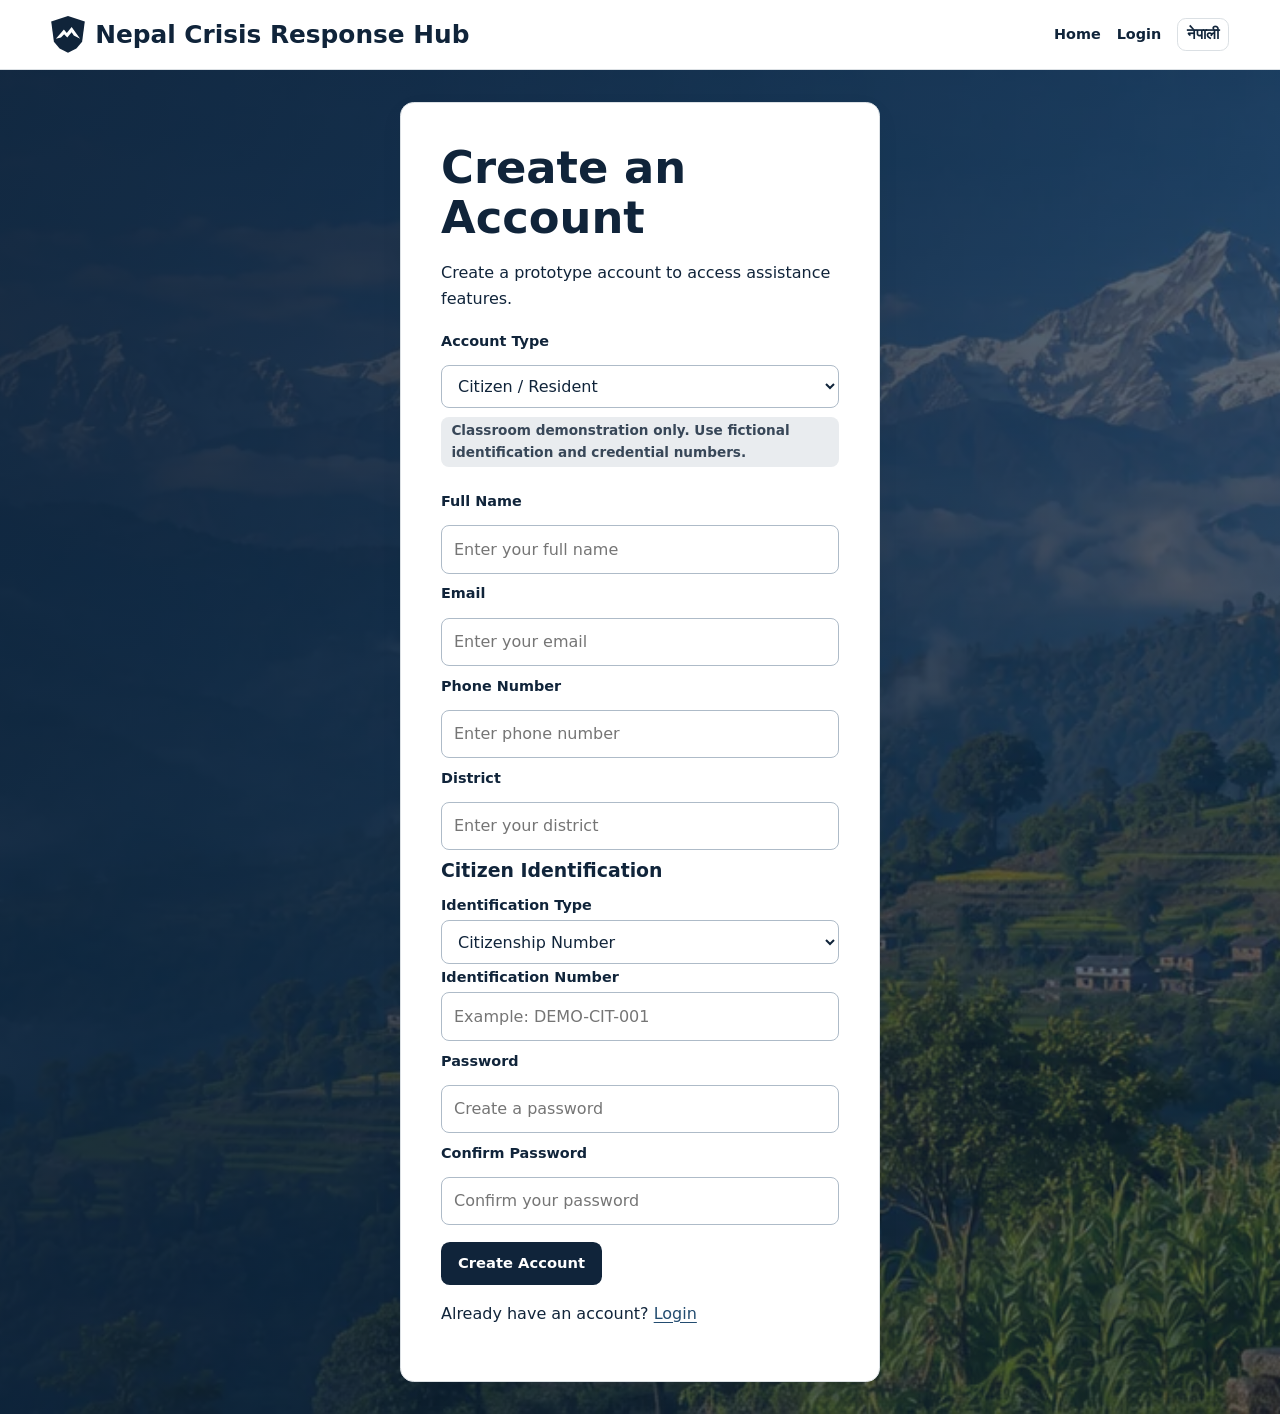
<file: frontend/register.html>
<!DOCTYPE html>
<html lang="en">
<head>
    <meta charset="UTF-8">
    <meta name="viewport" content="width=device-width, initial-scale=1.0">
    <title>Register | Nepal Crisis Response Hub</title>
    <link rel="stylesheet" href="css/style.css">
</head>

<body>

<header>
    <div class="container nav">
        <h1 class="site-brand"><span class="site-crest" aria-hidden="true"></span><span>Nepal Crisis Response Hub</span></h1>

        <nav>
            <a href="index.html">Home</a>
            <a href="login.html">Login</a>
            <button type="button" id="languageToggle" class="language-toggle"></button>
        </nav>
    </div>
</header>

<main class="auth-page">

    <div class="auth-card">

        <h2>Create an Account</h2>

        <p>
            Create a prototype account to access assistance features.
        </p>



        <form id="registerForm">


        <label for="registerAccountType">Account Type</label>

        <select id="registerAccountType" required>
            <option value="user">Citizen / Resident</option>
            <option value="responder">Emergency Responder</option>
        </select>

        <p class="prototype-warning">
            Classroom demonstration only.
            Use fictional identification and credential numbers.
        </p>


            <label for="registerName">Full Name</label>

            <input
                id="registerName"
                type="text"
                placeholder="Enter your full name"
                required
            >

            <label for="registerEmail">Email</label>

            <input
                id="registerEmail"
                type="email"
                placeholder="Enter your email"
                required
            >


<label for="registerPhone">Phone Number</label>
<input
    id="registerPhone"
    type="tel"
    placeholder="Enter phone number"
    required
>

<label for="registerDistrict">District</label>
<input
    id="registerDistrict"
    type="text"
    placeholder="Enter your district"
    required
>

<!-- Citizen Identification -->

<div id="citizenFields">

    <h3>Citizen Identification</h3>

    <label for="citizenIdType">Identification Type</label>

    <select id="citizenIdType" required>
        <option value="citizenship">Citizenship Number</option>
        <option value="national">National ID Number</option>
        <option value="passport">Passport Number</option>
    </select>

    <label for="citizenIdNumber">Identification Number</label>

    <input
        id="citizenIdNumber"
        type="text"
        placeholder="Example: DEMO-CIT-001"
        maxlength="50"
        required
    >

</div>

<!-- Responder Credentials -->

<div id="responderFields" hidden>

    <h3>Professional Verification</h3>

    <label for="responderOrganization">
        Affiliated Organization
    </label>

    <input
        id="responderOrganization"
        type="text"
        placeholder="Enter organization name"
        disabled
    >

    <label for="responderOrgType">Organization Type</label>

    <select id="responderOrgType" disabled>
        <option value="">Select organization type</option>
        <option>Nepal Police</option>
        <option>Nepal Army</option>
        <option>Armed Police Force</option>
        <option>Nepal Red Cross Society</option>
        <option>Hospital / Medical Services</option>
        <option>Fire and Rescue Services</option>
        <option>NGO / Volunteer Organization</option>
        <option>Other</option>
    </select>

    <label for="responderPosition">Professional Role</label>

    <input
        id="responderPosition"
        type="text"
        placeholder="Example: Paramedic"
        disabled
    >

    <label for="responderCredentialType">
        Credential Type
    </label>

    <select id="responderCredentialType" disabled>
        <option value="">Select credential type</option>
        <option>Responder Certificate</option>
        <option>Employee ID</option>
        <option>Volunteer Membership ID</option>
        <option>Professional License</option>
    </select>

    <label for="responderCredentialNumber">
        Credential Number
    </label>

    <input
        id="responderCredentialNumber"
        type="text"
        placeholder="Example: DEMO-RSP-001"
        maxlength="50"
        disabled
    >

    <p style="
        background: #fff7ed;
        border: 1px solid #fdba74;
        border-radius: 8px;
        padding: 12px;
        margin: 15px 0;
    ">
        Responder accounts require administrator approval
        before emergency response privileges are granted.
    </p>

</div>


            <label for="registerPassword">Password</label>

            <input
                id="registerPassword"
                type="password"
                placeholder="Create a password"
                required
            >

            <label for="confirmPassword">Confirm Password</label>

            <input
                id="confirmPassword"
                type="password"
                placeholder="Confirm your password"
                required
            >

            <button type="submit">
                Create Account
            </button>

            <p id="registerMessage"></p>

        </form>

        <p>
            Already have an account?
            <a href="login.html">Login</a>
        </p>

    </div>

</main>

<script src="js/language.js"></script>
<script src="js/accounts.js"></script>
<script src="js/auth.js"></script>

</body>
</html>
</file>
<file: frontend/css/style.css>
:root {
    --ink: #10243a;
    --muted: #48586a;
    --paper: #fff;
    --canvas: #f7f6f3;
    --alternate: #efeee9;
    --line: #dbe0e4;
    --red: #a72c22;
    --red-hover: #842118;
    --shadow: 0 8px 26px #10243a0a;
    --font-sans: "Segoe UI", system-ui, -apple-system, Arial, sans-serif;
}

*, *::before, *::after { box-sizing: border-box; }
[hidden] { display: none !important; }

body {
    margin: 0;
    font-family: var(--font-sans);
    background: var(--canvas);
    color: var(--ink);
    line-height: 1.6;
}

.container { width: min(1320px, 92%); margin-inline: auto; }
h2, h3, h4 { line-height: 1.2; }
h2 { margin: 0 0 1rem; font: 700 clamp(1.75rem, 3.5vw, 2.85rem)/1.13 var(--font-sans); }
h3 { margin: 0 0 .65rem; font-size: 1.18rem; }
p { margin: 0 0 .9rem; }
a { color: #234c70; text-underline-offset: .18em; }
:focus-visible { outline: 3px solid #195b94; outline-offset: 4px; }

header {
    background: var(--paper);
    border-bottom: 1px solid var(--line);
}

.nav {
    display: flex;
    align-items: center;
    justify-content: space-between;
    flex-wrap: wrap;
    gap: .75rem 1.5rem;
    padding-block: 1rem;
}

.site-brand {
    display: flex;
    align-items: center;
    gap: .65rem;
    margin: 0;
    font: 700 clamp(1.12rem, 2vw, 1.55rem)/1.12 var(--font-sans);
}

.site-crest {
    display: grid;
    place-items: center;
    width: 2.1rem;
    height: 2.3rem;
    flex: none;
    background: var(--ink);
    clip-path: polygon(50% 0, 100% 15%, 92% 70%, 75% 88%, 50% 100%, 25% 88%, 8% 70%, 0 15%);
}

.site-crest::before {
    content: "";
    width: 72%;
    height: 50%;
    background: white;
    clip-path: polygon(0 74%, 33% 24%, 45% 43%, 65% 10%, 100% 74%, 74% 56%, 65% 38%, 47% 67%, 34% 49%, 21% 67%);
}

nav { display: flex; flex-wrap: wrap; align-items: center; gap: .4rem 1rem; }
nav a { color: var(--ink); text-decoration: none; font-size: .9rem; font-weight: 650; }
nav a:hover { text-decoration: underline; }
#authNavLink, #logoutButton { background: var(--ink); color: white; padding: .5rem .85rem; border-radius: .5rem; }

.hero {
    display: grid;
    align-items: center;
    min-height: clamp(28rem, 43vw, 39rem);
    width: min(1440px, 96%);
    margin: clamp(1rem, 2.2vw, 2rem) auto 0;
    padding-block: clamp(2.75rem, 7vw, 6rem);
    border-radius: 1.1rem;
    background: linear-gradient(90deg, #091d32fa 0%, #091d32de 28%, #091d3273 66%, #091d321a 100%),
        #10243a url("../images/nepal-mountain.jpg") center 36% / cover no-repeat;
    color: white;
}

.hero .container { width: 90%; }
.hero h2 { max-width: 49rem; letter-spacing: -.035em; margin: .7rem 0 1.15rem; font-size: clamp(2.45rem, 6vw, 5rem); line-height: 1.02; }
.hero p:not(.label) { max-width: 36rem; color: #edf2f7; font-size: clamp(1rem, 2vw, 1.22rem); }
.hero .label { color: #edf2f7; font-weight: 750; text-transform: uppercase; letter-spacing: .13em; font-size: .8rem; }
.hero-buttons { display: flex; flex-wrap: wrap; gap: .7rem; margin-top: 1.5rem; }
.hero :focus-visible { outline-color: white; }
.hero .primary { background: white; color: var(--ink); }
.hero .primary:hover { background: #e8eef4; }
.hero .secondary { background: var(--red); color: white; border-color: transparent; }
.hero .secondary:hover { background: var(--red-hover); }

.button, button {
    display: inline-block;
    padding: .65rem 1rem;
    border: 1px solid transparent;
    border-radius: .55rem;
    background: var(--ink);
    color: white;
    font: 650 .92rem/1.35 var(--font-sans);
    text-decoration: none;
    cursor: pointer;
}

button { margin-top: .5rem; }
button:hover, .button:hover { background: #213e5a; }
button:disabled { opacity: .6; cursor: default; }
.secondary { background: white; color: var(--ink); border-color: var(--line); }
.secondary:hover { background: var(--alternate); }

.section { padding-block: clamp(2.5rem, 5vw, 4.5rem); }
.alternate { background: var(--alternate); }
.section-heading { display: flex; align-items: baseline; justify-content: space-between; flex-wrap: wrap; gap: .2rem 1rem; }
.section-heading .prototype-warning { margin-bottom: 1rem; }
.prototype-warning {
    display: inline-block;
    padding: .2rem .65rem;
    border-radius: .5rem;
    background: #e9ecef;
    color: #384758;
    font-size: .85rem;
    font-weight: 650;
}

.cards {
    display: grid;
    grid-template-columns: repeat(auto-fit, minmax(min(100%, 235px), 1fr));
    gap: 1rem;
    margin-top: 1.25rem;
}

.card, .auth-card {
    min-width: 0;
    background: var(--paper);
    border: 1px solid var(--line);
    border-radius: .85rem;
    padding: clamp(1rem, 2.3vw, 1.6rem);
    box-shadow: var(--shadow);
    overflow-wrap: anywhere;
}

.card .badge { margin-bottom: .85rem; }
.card p:last-child { margin-bottom: 0; }
.card button + button { margin-inline-start: .35rem; }

.badge {
    display: inline-block;
    padding: .22rem .55rem;
    border-radius: .4rem;
    background: #e8eef4;
    color: #234c70;
    font-size: .75rem;
    font-weight: 750;
}

#alertsContainer { grid-template-columns: repeat(auto-fill, minmax(min(100%, 300px), 1fr)); }
#alertsContainer .card { border-top: 3px solid #718ca5; }
#alertsContainer :is([data-severity="high"], [data-severity="critical"]) { border-top-color: var(--red); }
#alertsContainer :is([data-severity="high"], [data-severity="critical"]) .badge { background: #fbe0db; color: #83291d; }
#alertsContainer :is([data-severity="moderate"], [data-severity="medium"]) { border-top-color: #997018; }
#alertsContainer :is([data-severity="moderate"], [data-severity="medium"]) .badge { background: #ffedc9; color: #694900; }
#alertsContainer [data-severity="low"] { border-top-color: #3e795d; }
#alertsContainer [data-severity="low"] .badge { background: #e0f0e6; color: #24563d; }
#alertsContainer h3 { font: 700 1.36rem/1.2 var(--font-sans); }

.alert-filters {
    display: grid;
    grid-template-columns: minmax(0, 1fr) minmax(0, 2fr);
    gap: .85rem;
    padding: 1rem;
    border: 1px solid var(--line);
    border-radius: .75rem;
    background: var(--paper);
}
.alert-location-filter { display: grid; grid-template-columns: minmax(0, 1fr) auto; gap: 0 .6rem; align-items: end; }
.alert-location-filter label { grid-column: 1 / -1; }
#clearAlertLocation { margin: 0; align-self: stretch; }

.form-container { max-width: 730px; }
form { display: grid; gap: .55rem; margin-top: 1.15rem; }
label { display: inline-block; margin-bottom: .2rem; font-size: .9rem; font-weight: 650; }
input:not([type="checkbox"]), select, textarea {
    width: 100%;
    padding: .65rem .75rem;
    font: inherit;
    color: var(--ink);
    background: white;
    border: 1px solid #aebbc8;
    border-radius: .5rem;
}
input[type="checkbox"] { margin-inline-end: .4rem; accent-color: var(--ink); }
textarea { resize: vertical; }
form button[type="submit"] { justify-self: start; }
#helpForm button[type="submit"], #donationForm button[type="submit"] { background: var(--red); }
#helpForm button[type="submit"]:hover, #donationForm button[type="submit"]:hover { background: var(--red-hover); }
#formMessage, #loginMessage, #registerMessage { font-weight: 650; }
#loginMessage:empty, #registerMessage:empty, #locationMessage:empty, #donationMessage:empty, #contactMessage:empty { display: none; }

.auth-page {
    min-height: calc(100svh - 72px);
    display: grid;
    place-items: center;
    padding: 2rem 1rem;
    background: linear-gradient(115deg, #10243ae8, #10243a99),
        var(--ink) url("../images/nepal-valley.webp") center / cover no-repeat;
}
.auth-card { width: min(100%, 30rem); padding: clamp(1.4rem, 4vw, 2.5rem); }
.auth-card form { margin-bottom: 1rem; }
.workspace-page main { min-height: 75vh; }
.workspace-page .card { margin-bottom: .75rem; }
.workspace-page .cards .card { margin-bottom: 0; }
.workspace-page :is(#assignedRequestsSection, #responderRequestsSection) { margin-top: 2.5rem; }
#requestList { margin-top: 1rem; }
#requestHistorySection { margin-top: 2rem; }
#resourceAvailabilitySection { width: min(1320px, 92%); margin: 0 auto 3rem; }

.request-submitter {
    border-top: 1px solid var(--line);
    margin-top: 1rem;
    padding-top: .7rem;
    color: var(--muted);
    font-size: .88rem;
}

.language-toggle, .contact-save { margin: 0; padding: .35rem .55rem; }
.language-toggle { background: white; color: var(--ink); border-color: var(--line); }
.language-toggle:hover { background: var(--alternate); }
.contact-save { margin-inline-start: .4rem; }

footer { padding: 1.5rem 0; background: var(--ink); color: white; text-align: center; }
footer p { margin: 0; }

@media (max-width: 700px) {
    .nav { padding-block: .75rem; }
    nav { gap: .35rem .75rem; }
    .hero {
        min-height: 25rem;
        background-image: linear-gradient(90deg, #091d32ed, #091d32ad 74%, #091d3254),
            url("../images/nepal-mountain.jpg");
        background-position: center, 68% 36%;
    }
    .alert-filters { grid-template-columns: 1fr; }
}

@media (max-width: 380px) {
    .alert-location-filter { grid-template-columns: 1fr; gap: .35rem; }
    #clearAlertLocation { justify-self: start; }
}

.account-settings .card + .card { margin-top: 1rem; }
.account-settings [role="status"]:empty { display: none; }
.account-delete button { background: var(--red); }
.account-delete button:hover { background: var(--red-hover); }

#missingPersonResults {
    display: grid;
    grid-template-columns:
        repeat(auto-fill, minmax(min(100%, 260px), 1fr));
    align-items: start;
    gap: 22px;
    margin: 25px 0 35px;
}

#missingPersonResults .card {
    height: auto !important;
    min-height: 0 !important;
    align-self: start;
    border-radius: 14px;
}

.missing-report-form {
    background: white;
    border: 1px solid #dbe2ea;
    border-radius: 14px;
    padding: 24px;
    margin-top: 30px;
}

.missing-report-form > summary {
    cursor: pointer;
    font-size: 18px;
    font-weight: bold;
    color: #102b46;
}

.missing-person-details {
    background: #f8fafc;
    border: 1px solid #e2e8f0;
    border-radius: 8px;
    padding: 12px;
    margin: 15px 0;
}

.missing-person-details summary {
    cursor: pointer;
    font-weight: 600;
    color: #102b46;
}

.missing-person-details[open] summary {
    border-bottom: 1px solid #e2e8f0;
    padding-bottom: 10px;
    margin-bottom: 10px;
}

/* Unified notification center */

.notification-toolbar {
    display: flex;
    align-items: center;
    justify-content: space-between;
    flex-wrap: wrap;
    gap: 15px;
    margin: 25px 0;
}

#notificationCenterList {
    display: flex;
    flex-direction: column;
    gap: 14px;
    margin-top: 25px;
}

.notification-item {
    display: flex;
    align-items: flex-start;
    gap: 18px;
    padding: 22px;
    background: white;
    border: 1px solid #dbe2ea;
    border-left: 5px solid #2563eb;
    border-radius: 12px;
}

.notification-item.unread {
    background: #eff6ff;
}

.notification-icon {
    font-size: 26px;
    flex-shrink: 0;
}

.notification-content {
    flex: 1;
    min-width: 0;
    overflow-wrap: anywhere;
}

.notification-content h3 {
    font-size: 17px;
    margin: 0 0 8px;
}

.notification-content p {
    margin: 5px 0;
}

.notification-time {
    color: #64748b;
    font-size: 12px;
}

.notification-actions {
    display: flex;
    flex-wrap: wrap;
    gap: 10px;
    margin-top: 12px;
}

.notification-unread-dot {
    width: 10px;
    height: 10px;
    background: #2563eb;
    border-radius: 50%;
    flex-shrink: 0;
}

.notification-badge {
    display: inline-block;
    background: #dc2626;
    color: white;
    border-radius: 20px;
    padding: 3px 8px;
    font-size: 12px;
    margin-left: 5px;
    font-weight: bold;
}

@media (max-width: 600px) {
    .notification-item {
        padding: 15px;
        gap: 10px;
    }

    .notification-icon {
        font-size: 20px;
    }
}
</file>
